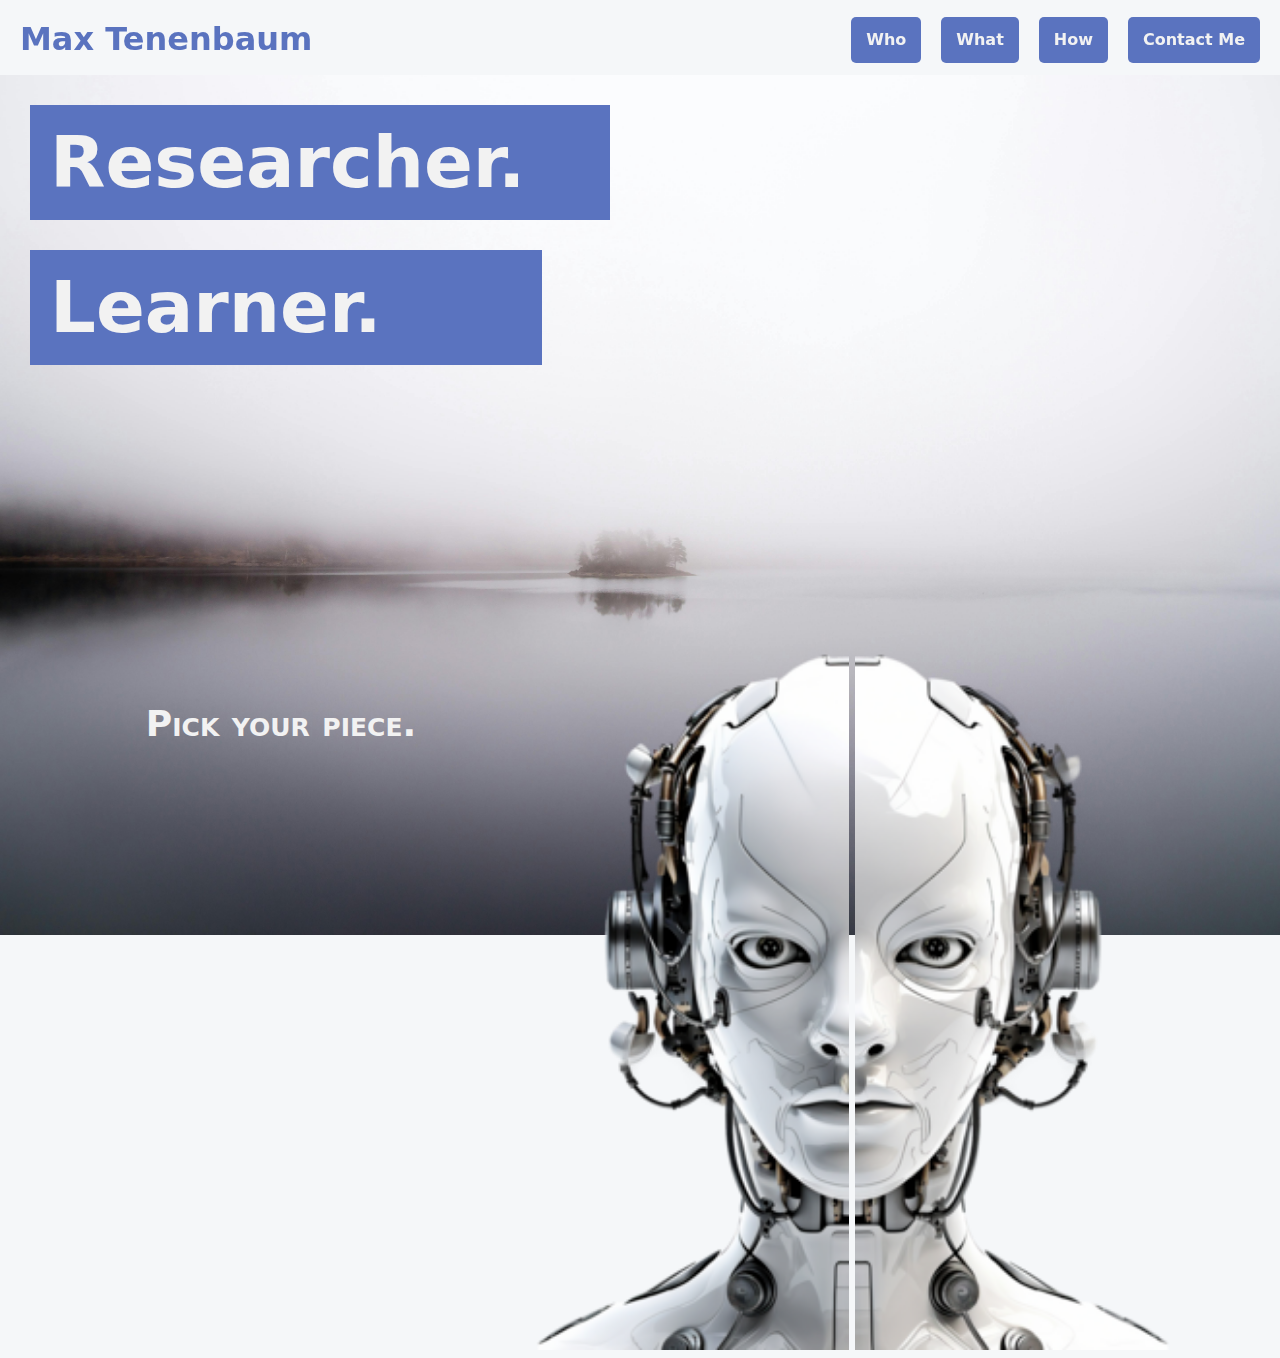
<file: index.html>
<!doctype html>
<html>
    <head>
        <title>Max Tenenbaum</title>
        <link href="./main.css" rel="stylesheet" />
        <link rel="icon" href="/images/favicon.ico" type="image/x-icon" />
    </head>
    <body>
        <header>
            <nav>
                <h1><a href="index.html">Max Tenenbaum</a></h1>
                <ul class="navbar">
                    <li><a href="who.html">Who</a></li>
                    <li><a href="what.html">What</a></li>
                    <li><a href="how.html">How</a></li>
                    <li><a href="where.html">Contact Me</a></li>
                </ul>
                <button id="menu-toggle">☰</button>
            </nav>
        </header>
        <main>
            <div class="intro">
                <h3 id="first">Researcher.</h3>
                <h3 id="second">Learner.</h3>
                <h3 id="third">Maker.</h3>
            </div>
            <div class="face">
                <a href="how.html"
                    ><img id="left" src="images/leftside.png"
                /></a>
                <img id="right" src="images/rightside.png" />
            </div>
            <div class="bio">
                <p>Pick your piece.</p>
            </div>
        </main>
        <script src="js/scripts.js"></script>
    </body>
</html>
</file>
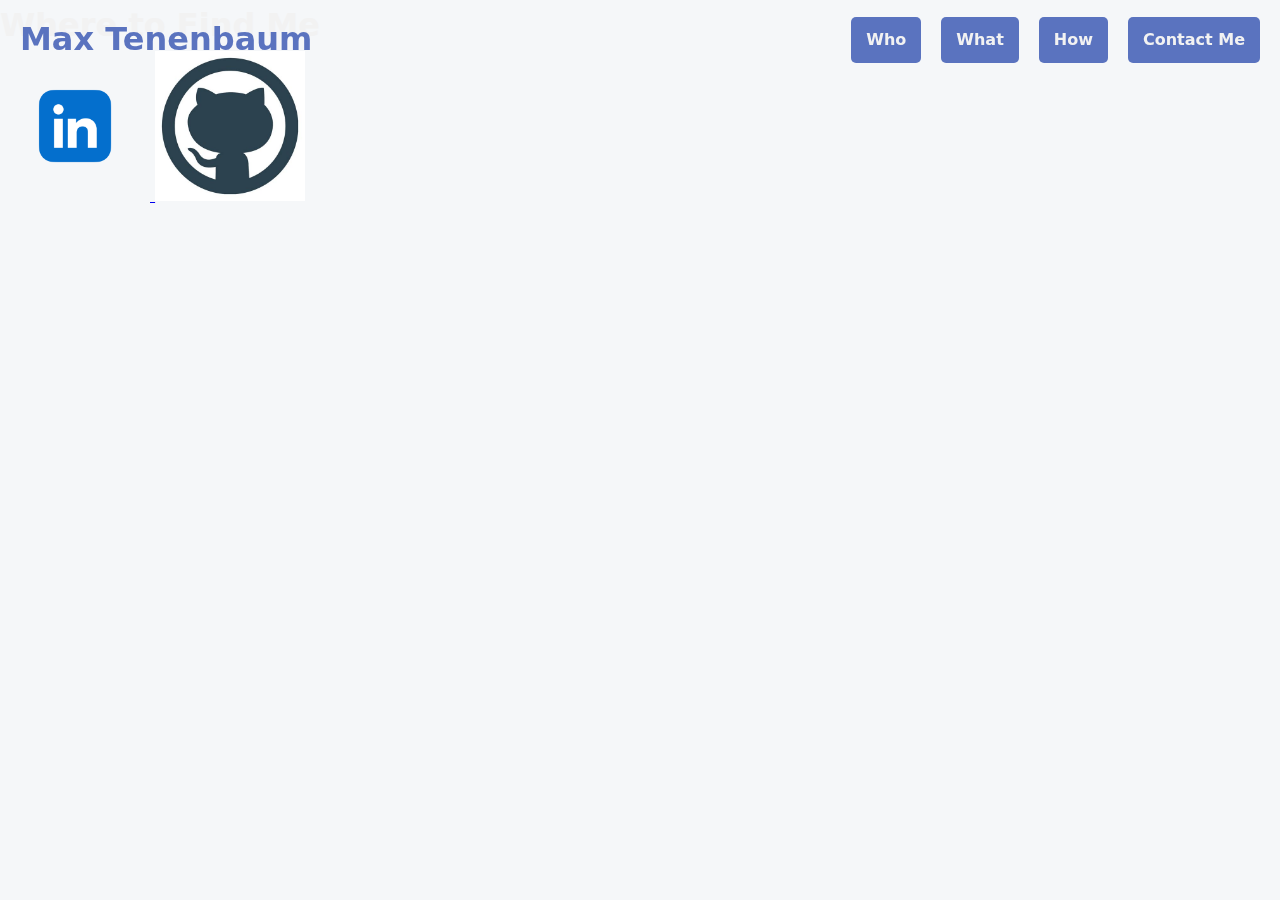
<file: where.html>
<!doctype html>
<html>
    <head>
        <title>Where</title>
        <link href="./main.css" rel="stylesheet" />
    </head>
    <header>
        <nav>
            <h1><a href="index.html">Max Tenenbaum</a></h1>
            <ul class="navbar">
                <li>
                    <a href="who.html">Who</a>
                </li>
                <li>
                    <a href="what.html">What</a>
                </li>
                <li>
                    <a href="how.html">How</a>
                </li>
                <li>
                    <a href="where.html">Contact Me</a>
                </li>
            </ul>
        </nav>
    </header>
    <body>
        <h1>Where to Find Me</h1>
        <a href="https://www.linkedin.com/in/mten/" target="_blank">
            <img src="images/linkedin_logo.png" width="150" height="150" />
        </a>
        <a href="https://github.com/maxtenenbaum" target="_blank">
            <img src="images/github_logo" width="150" height="150" />
        </a>
    </body>
</html>
</file>
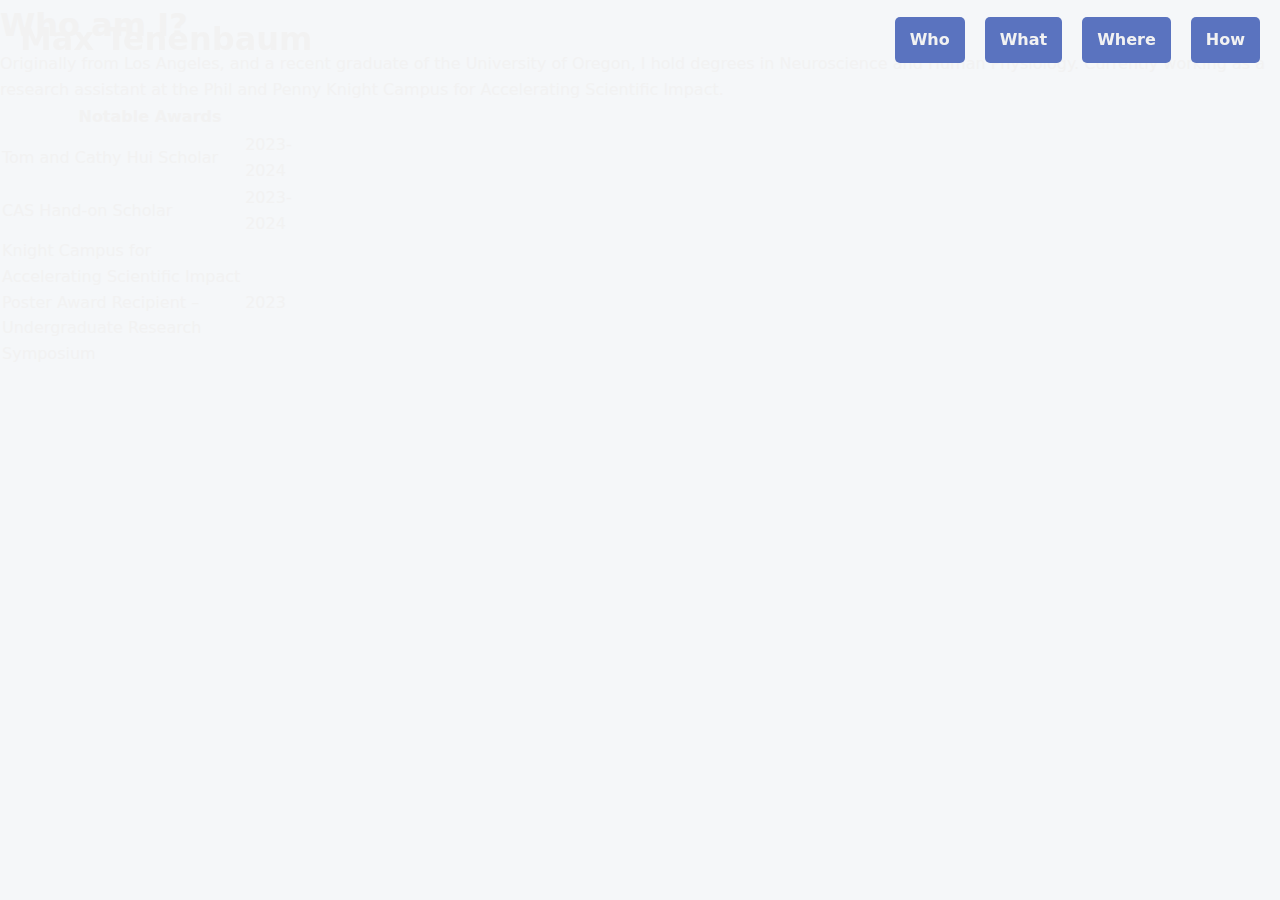
<file: who.html>
<!doctype html>
<html>
    <head>
        <title>Who</title>
        <link href="./main.css" rel="stylesheet" />
    </head>
    <body>
        <header>
            <nav>
                <h1>Max Tenenbaum</h1>
                <ul class="navbar">
                    <li>
                        <a href="who.html">Who</a>
                    </li>
                    <li>
                        <a href="what.html">What</a>
                    </li>
                    <li>
                        <a href="where.html">Where</a>
                    </li>
                    <li>
                        <a href="how.html">How</a>
                    </li>
                </ul>
            </nav>
        </header>
        <div class="biography">
            <h1>Who am I?</h1>
            <p>
                Originally from Los Angeles, and a recent graduate of the
                University of Oregon, I hold degrees in Neuroscience and Human
                Physiology. Currently working as a research assistant at the
                Phil and Penny Knight Campus for Accelerating Scientific Impact.
            </p>

            <table>
                <tr>
                    <th scope="col" colspan="2">Notable Awards</th>
                </tr>
                <tr>
                    <td>Tom and Cathy Hui Scholar</td>
                    <td>2023-2024</td>
                </tr>
                <tr>
                    <td>CAS Hand-on Scholar</td>
                    <td>2023-2024</td>
                </tr>
                <tr>
                    <td>
                        Knight Campus for Accelerating Scientific Impact Poster
                        Award Recipient – Undergraduate Research Symposium
                    </td>
                    <td>2023</td>
                </tr>
            </table>
        </div>
    </body>
</html>
</file>
<file: main.css>
* {
    /*border: 1px red solid;*/
    margin: 0;
    padding: 0;
    box-sizing: border-box;
    font-family:
        system-ui,
        -apple-system,
        BlinkMacSystemFont,
        "Segoe UI",
        Roboto,
        Oxygen,
        Ubuntu,
        Cantarell,
        "Open Sans",
        "Helvetica Neue",
        sans-serif;
}

body {
    background-color: #f5f7f9;
    color: #f2f2f2;
    line-height: 1.6;
}

main {
    margin-top: 75px;
    width: 100%;
    height: 860px;
    background-image: url("images/bg.jpg");
    background-size: cover;
    /* Adjust to fit the entire element */
    background-position: center;
    /* Center the background image */
    background-repeat: no-repeat;
    /* Prevent the image from repeating */
}

nav {
    background: rgba(255, 255, 255, 0);
    display: flex;
    justify-content: space-between;
    align-items: center;
    width: 100%;
    height: 80px;
    position: fixed;
    top: 0;
    z-index: 10;
    padding: 0 20px;
}

nav h1 a {
    color: #5a73bf;
    font-weight: bold;
    margin: 0;
    text-decoration: none;
}

nav h1 a:hover {
    color: #f2f2f2;
}

nav ul {
    list-style: none;
    display: flex;
    gap: 20px;
}

nav ul li {
    display: inline-block;
    background-color: #5a73bf;
    padding: 10px 15px;
    border-radius: 5px;
}

nav ul li:hover {
    background-color: #f2f2f2;
}

nav ul li:hover a {
    color: #5a73bf;
}

nav ul li a {
    color: #f2f2f2;
    text-decoration: none;
    font-weight: bold;
}

.intro {
    display: inline-block;
    height: 500px;
    width: 50%;
    position: relative;
    vertical-align: top;
}

.intro h3 {
    font-size: 72px;
    color: #f2f2f2;
    background-color: #5a73bf;
    padding: 0 20px;
    margin: 30px 30px;
}

#second {
    width: 80%;
}

#third {
    width: 60%;
}

.bio {
    text-align: center;
    color: #f2f2f2;
    font-size: 36px;
    font-variant-caps: small-caps;
    padding: 40px 40px;
    margin: 80px 70px;
    width: 40%;
    font-weight: bold;
}

table tr td {
    text-wrap: wrap;
}

table {
    width: 300px;
    table-layout: auto;
}

.face {
    display: inline-block;
    width: 828px;
    float: right;
    bottom: auto;
}

#left,
#right {
    width: 48%;
}

#left:hover,
#right:hover {
    opacity: 0.5;
}

#menu-toggle {
    display: none;
    background: none;
    border: none;
    color: #f2f2f2;
    font-size: 24px;
    cursor: pointer;
}

@media (max-width: 768px) {
    .navbar {
        display: none;
        flex-direction: column;
        width: 100%;
        padding: 0;
    }

    .navbar.active {
        display: flex;
    }

    #menu-toggle {
        display: block;
    }

    .navbar li {
        width: 100%;
        text-align: center;
        background-color: transparent;
        padding: 10px 0;
    }

    .navbar li:hover {
        background-color: rgba(255, 255, 255, 0.1);
    }
}

/* Intro Section Animations */
.intro h3 {
    opacity: 0;
    transform: translateY(20px);
    transition:
        opacity 0.5s ease-out,
        transform 0.5s ease-out;
}
</file>
